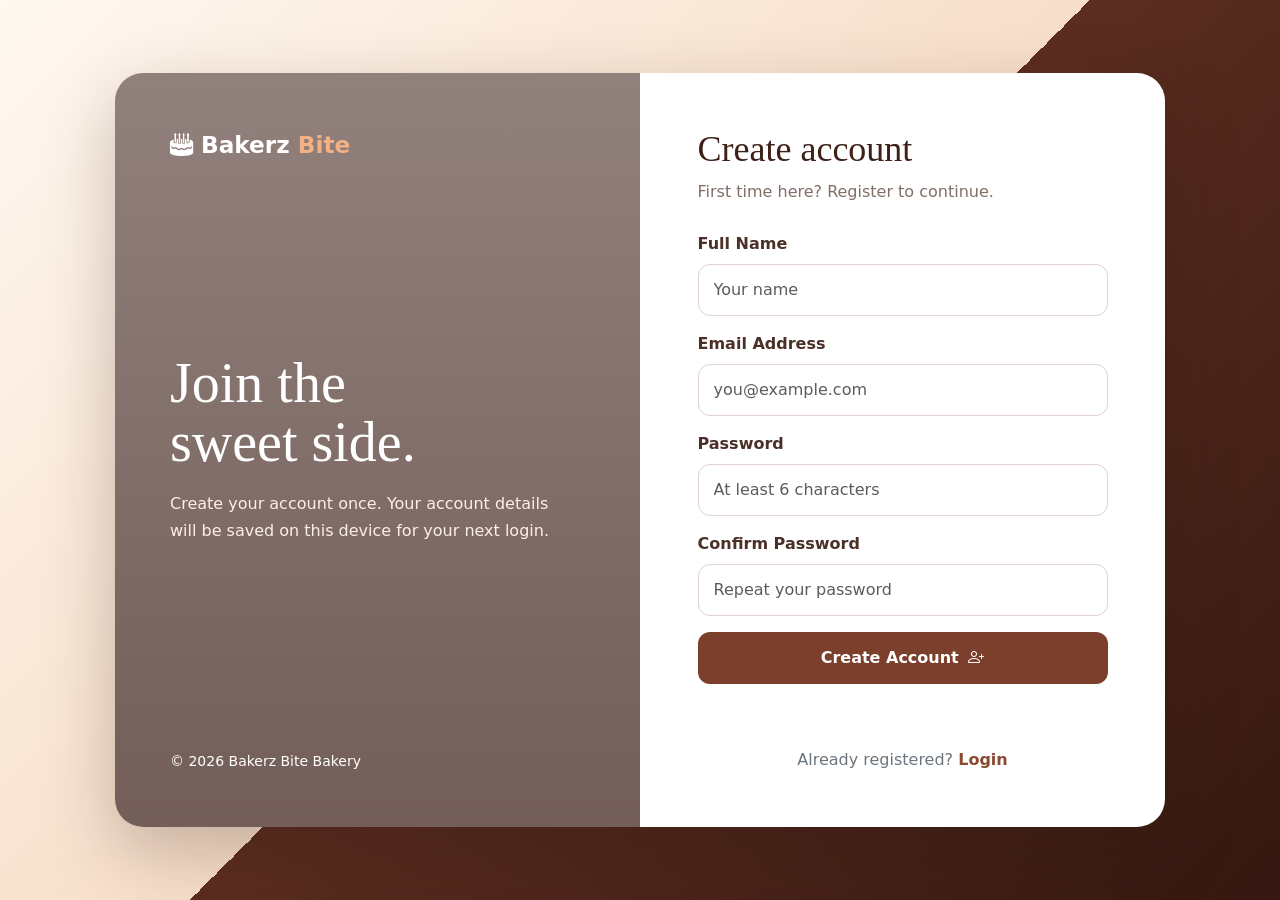
<file: index.html>
<!DOCTYPE html>
<html lang="en">
<head>
  <meta charset="UTF-8">
  <meta name="viewport" content="width=device-width, initial-scale=1.0">
  <meta name="description" content="Bakerz Bite - Fresh cakes, pastries, cookies, pies and merchandise.">
  <title>Bakerz Bite | Where Smiles Are Served Daily</title>
  <link rel="preconnect" href="https://fonts.googleapis.com">
  <link rel="preconnect" href="https://fonts.gstatic.com" crossorigin>
  <link href="https://fonts.googleapis.com/css2?family=DM+Sans:wght@400;500;600;700&family=Playfair+Display:wght@600;700;800&display=swap" rel="stylesheet">
  <link href="https://cdn.jsdelivr.net/npm/bootstrap@5.3.8/dist/css/bootstrap.min.css" rel="stylesheet">
  <link href="https://cdn.jsdelivr.net/npm/bootstrap-icons@1.11.3/font/bootstrap-icons.css" rel="stylesheet">
  <link rel="stylesheet" href="assets/style.css">
  <script src="assets/auth.js"></script>
  <script>protectMainSite();</script>
</head>
<body>
  <div id="preloader"><div class="loader"><span></span><span></span><span></span></div><p>Warming the oven...</p></div>

  <nav class="navbar navbar-expand-lg fixed-top" id="mainNav">
    <div class="container">
      <a class="navbar-brand d-flex align-items-center gap-2" href="#home">
        <span class="brand-mark"><i class="bi bi-cup-hot-fill"></i></span>
        <span><b>Bakerz</b> Bite</span>
      </a>
      <div class="visitor-pill ms-auto me-2 d-none d-lg-flex"><i class="bi bi-people-fill"></i> Visitors: <span id="visitorCount">0</span></div>
      <button class="navbar-toggler" type="button" data-bs-toggle="collapse" data-bs-target="#navMenu"><span class="navbar-toggler-icon"></span></button>
      <div class="collapse navbar-collapse" id="navMenu">
        <ul class="navbar-nav ms-auto align-items-lg-center gap-lg-1">
          <li class="nav-item"><a class="nav-link active" href="#home">Home</a></li>
          <li class="nav-item"><a class="nav-link" href="#products">Menu</a></li>
          <li class="nav-item"><a class="nav-link" href="#offers">Offers</a></li>
          <li class="nav-item"><a class="nav-link" href="#gallery">Gallery</a></li>
          <li class="nav-item"><a class="nav-link" href="#about">About</a></li>
          <li class="nav-item"><a class="nav-link" href="#faq">FAQ</a></li>
          <li class="nav-item"><a class="nav-link" href="#contact">Contact</a></li>
          <li class="nav-item"><a class="nav-link" href="#" id="logoutLink"><i class="bi bi-box-arrow-right me-1"></i>Logout</a></li>
          <li class="nav-item ms-lg-2"><a class="btn btn-brand" href="#feedback">Rate Us <i class="bi bi-star-fill"></i></a></li>
        </ul>
      </div>
    </div>
  </nav>

  <main>
    <section id="home" class="hero-section">
      <div class="hero-shape shape-one"></div><div class="hero-shape shape-two"></div>
      <div class="container position-relative">
        <div class="row align-items-center g-5">
          <div class="col-lg-6 hero-copy">
            <span class="eyebrow"><i class="bi bi-stars"></i> Fresh from our oven</span>
            <h1>Sweet moments,<br><em>freshly baked.</em></h1>
            <p class="lead">Handcrafted cakes, flaky pastries, buttery cookies and comforting pies made with real ingredients and a whole lot of love.</p>
            <div class="d-flex flex-wrap gap-3">
              <a href="#products" class="btn btn-brand btn-lg">Explore Menu <i class="bi bi-arrow-right"></i></a>
              <a href="#offers" class="btn btn-outline-brand btn-lg">Today's Offers</a>
            </div>
            <div class="hero-stats row g-3 mt-4">
              <div class="col-4"><strong>300+</strong><span>Fresh bakes</span></div>
              <div class="col-4"><strong>100%</strong><span>Real butter</span></div>
              <div class="col-4"><strong>4.9/5</strong><span>Happy guests</span></div>
            </div>
          </div>
          <div class="col-lg-6">
            <div class="hero-collage">
              <img class="hero-main-img" src="https://images.unsplash.com/photo-1578985545062-69928b1d9587?auto=format&fit=crop&w=1000&q=85" alt="Chocolate cake">
              <div class="floating-card floating-top"><i class="bi bi-heart-fill"></i><div><b>Baked with love</b><small>Every single morning</small></div></div>
              <div class="floating-card floating-bottom"><span class="mini-rating">★★★★★</span><b>4.9</b><small>Customer rating</small></div>
              <div class="blob-label">Bakerz<br><span>Bite</span></div>
            </div>
          </div>
        </div>
      </div>
    </section>

    <section class="category-strip py-4">
      <div class="container"><div class="row g-2 justify-content-center">
        <div class="col-6 col-md-3 col-lg-2"><a href="#products" data-filter-link="Cakes" class="category-card"><span>🍰</span><b>Cakes</b><small>Celebration ready</small></a></div>
        <div class="col-6 col-md-3 col-lg-2"><a href="#products" data-filter-link="Pastries" class="category-card"><span>🥐</span><b>Pastries</b><small>Flaky & golden</small></a></div>
        <div class="col-6 col-md-3 col-lg-2"><a href="#products" data-filter-link="Cookies" class="category-card"><span>🍪</span><b>Cookies</b><small>Buttery bites</small></a></div>
        <div class="col-6 col-md-3 col-lg-2"><a href="#products" data-filter-link="Pies" class="category-card"><span>🥧</span><b>Pies</b><small>Classic comfort</small></a></div>
        <div class="col-6 col-md-3 col-lg-2"><a href="#products" data-filter-link="Merchandise" class="category-card"><span>☕</span><b>Merch</b><small>Take us home</small></a></div>
      </div></div>
    </section>

    <section id="products" class="section-padding">
      <div class="container">
        <div class="section-heading text-center">
          <span class="eyebrow">Our signature selection</span>
          <h2>Made fresh. <em>Made to smile.</em></h2>
          <p>Browse our best-loved treats and tap any card for ingredients, details and a closer look.</p>
        </div>
        <div class="filter-panel">
          <div class="input-group search-box"><span class="input-group-text"><i class="bi bi-search"></i></span><input id="searchInput" type="search" class="form-control" placeholder="Search cakes, cookies, coffee..."></div>
          <select id="categoryFilter" class="form-select"><option value="All">All categories</option><option>Cakes</option><option>Pastries</option><option>Cookies</option><option>Pies</option><option>Merchandise</option></select>
          <select id="priceFilter" class="form-select"><option value="All">Any price</option><option value="low">Under Rs. 800</option><option value="mid">Rs. 800 - 1500</option><option value="high">Above Rs. 1500</option></select>
          <button id="clearFilters" class="btn btn-light"><i class="bi bi-arrow-counterclockwise"></i> Reset</button>
        </div>
        <div id="productGrid" class="row g-4 mt-2"></div>
        <div id="noResults" class="empty-state d-none"><i class="bi bi-emoji-frown"></i><h4>No treats found</h4><p>Try another search or reset your filters.</p></div>
      </div>
    </section>

    <section id="offers" class="offers-section section-padding">
      <div class="container">
        <div class="row align-items-center g-4">
          <div class="col-lg-5"><span class="eyebrow">Limited-time goodness</span><h2>Sweet deals for <em>sweet people.</em></h2><p>Fresh offers are updated regularly. Pick your favorite and show the code at checkout.</p><a href="#contact" class="btn btn-dark">Ask about an offer <i class="bi bi-arrow-right"></i></a></div>
          <div class="col-lg-7"><div class="row g-3" id="offerGrid"></div></div>
        </div>
      </div>
    </section>

    <section id="gallery" class="section-padding bg-cream">
      <div class="container">
        <div class="section-heading d-flex flex-wrap align-items-end justify-content-between gap-3"><div><span class="eyebrow">A peek inside</span><h2>Our <em>happy place.</em></h2></div><p class="mb-1">Tap an image to open the gallery.</p></div>
        <div class="gallery-grid" id="galleryGrid"></div>
      </div>
    </section>

    <section id="about" class="section-padding about-section">
      <div class="container"><div class="row align-items-center g-5">
        <div class="col-lg-6"><div class="about-image-wrap"><img src="https://images.unsplash.com/photo-1555507036-ab1f4038808a?auto=format&fit=crop&w=1000&q=85" alt="Baker preparing pastries"><div class="experience-badge"><b>Since</b><strong>2018</strong><small>Baking smiles</small></div></div></div>
        <div class="col-lg-6"><span class="eyebrow">Our story</span><h2>Good ingredients.<br><em>Good people.</em></h2><p>At Bakerz Bite, we believe a bakery should feel like a warm hug. We use real butter, fresh cream and carefully selected ingredients, then bake in small batches so every bite tastes like it just came from the oven.</p><p>From birthday cakes to your everyday coffee break, our goal is simple: make ordinary moments feel special.</p><div class="about-points"><div><i class="bi bi-check-circle-fill"></i><span>Freshly baked in-store every day</span></div><div><i class="bi bi-check-circle-fill"></i><span>No shortcuts on quality</span></div><div><i class="bi bi-check-circle-fill"></i><span>Friendly service, every visit</span></div></div></div>
      </div></div>
    </section>

    <section id="faq" class="section-padding bg-cream"><div class="container"><div class="section-heading text-center"><span class="eyebrow">Need to know</span><h2>Frequently asked <em>questions.</em></h2></div><div class="accordion faq-wrap" id="faqAccordion">
      <div class="accordion-item"><h2 class="accordion-header"><button class="accordion-button" data-bs-toggle="collapse" data-bs-target="#faq1">Do you take custom cake orders?</button></h2><div id="faq1" class="accordion-collapse collapse show" data-bs-parent="#faqAccordion"><div class="accordion-body">Yes. Share your theme, serving size and preferred date through our contact section. We recommend placing custom orders at least 48 hours ahead.</div></div></div>
      <div class="accordion-item"><h2 class="accordion-header"><button class="accordion-button collapsed" data-bs-toggle="collapse" data-bs-target="#faq2">Are ingredients listed for each product?</button></h2><div id="faq2" class="accordion-collapse collapse" data-bs-parent="#faqAccordion"><div class="accordion-body">Yes. Open any product card to see its ingredient list and key product details.</div></div></div>
      <div class="accordion-item"><h2 class="accordion-header"><button class="accordion-button collapsed" data-bs-toggle="collapse" data-bs-target="#faq3">Can I buy Bakerz Bite merchandise?</button></h2><div id="faq3" class="accordion-collapse collapse" data-bs-parent="#faqAccordion"><div class="accordion-body">Absolutely. Our branded mugs, bags, glasses and trays are listed under the Merchandise category.</div></div></div>
      <div class="accordion-item"><h2 class="accordion-header"><button class="accordion-button collapsed" data-bs-toggle="collapse" data-bs-target="#faq4">Where are you located?</button></h2><div id="faq4" class="accordion-collapse collapse" data-bs-parent="#faqAccordion"><div class="accordion-body">Our demo project uses a Karachi address for the contact experience. Replace it with your actual store details before submission or deployment.</div></div></div>
    </div></div></section>

    <section id="feedback" class="section-padding feedback-section"><div class="container"><div class="row g-5 align-items-center"><div class="col-lg-5"><span class="eyebrow">Tell us honestly</span><h2>How was your <em>sweet experience?</em></h2><p>Your rating and feedback are stored locally in this demo so the project works without a backend.</p><div id="savedFeedback" class="saved-feedback d-none"></div></div><div class="col-lg-7"><form id="feedbackForm" class="feedback-card"><div class="star-picker" aria-label="Rating"><button type="button" data-rating="1">★</button><button type="button" data-rating="2">★</button><button type="button" data-rating="3">★</button><button type="button" data-rating="4">★</button><button type="button" data-rating="5">★</button></div><input type="hidden" id="ratingValue" value="5"><div class="row g-3"><div class="col-md-6"><label class="form-label">Your name</label><input id="feedbackName" class="form-control" required placeholder="e.g. Ali"></div><div class="col-md-6"><label class="form-label">Email</label><input id="feedbackEmail" type="email" class="form-control" placeholder="you@example.com"></div><div class="col-12"><label class="form-label">Your feedback</label><textarea id="feedbackText" class="form-control" rows="4" required placeholder="Tell us about your visit..."></textarea></div><div class="col-12"><button class="btn btn-brand" type="submit">Submit feedback <i class="bi bi-send"></i></button></div></div></form></div></div></div></section>

    <section id="contact" class="contact-section section-padding"><div class="container"><div class="row g-4"><div class="col-lg-5"><span class="eyebrow">Come say hello</span><h2>Let's make your day <em>delicious.</em></h2><p>For custom orders, catering, feedback or general questions, contact the Bakerz Bite team.</p><div class="contact-list"><a href="mailto:hello@bakerzbite.example"><i class="bi bi-envelope-fill"></i><span><small>Email</small>hello@bakerzbite.example</span></a><a href="tel:+923001234567"><i class="bi bi-telephone-fill"></i><span><small>Phone</small>+92 300 1234567</span></a><div><i class="bi bi-geo-alt-fill"></i><span><small>Address</small>123 Bakery Lane, Karachi, Pakistan</span></div><div><i class="bi bi-clock-fill"></i><span><small>Hours</small>Mon-Sun · 8:00 AM - 11:00 PM</span></div></div></div><div class="col-lg-7"><div class="contact-card"><div class="map-placeholder"><i class="bi bi-geo-alt-fill"></i><b>Bakerz Bite</b><span>Karachi, Pakistan</span></div><div class="sitemap"><b>Site map</b><div><a href="#home">Home</a><a href="#products">Menu</a><a href="#offers">Offers</a><a href="#gallery">Gallery</a><a href="#about">About Us</a><a href="#faq">FAQ</a><a href="#contact">Contact Us</a></div></div></div></div></div></div></section>
  </main>

  <footer class="footer"><div class="container d-flex flex-wrap justify-content-between align-items-center gap-3"><div>© <span id="year"></span> Bakerz Bite. <span>Where smiles are served daily.</span></div><div class="socials"><a href="#"><i class="bi bi-facebook"></i></a><a href="#"><i class="bi bi-instagram"></i></a><a href="#"><i class="bi bi-whatsapp"></i></a></div></div></footer>

  <div class="ticker"><div class="ticker-track"><span><i class="bi bi-clock"></i> <span id="dateTime">Loading time...</span></span><span><i class="bi bi-geo-alt"></i> <span id="locationText">Location: requesting permission...</span></span><span>✦ Fresh bakes daily ✦</span><span>✦ Real butter & cream ✦</span><span>✦ Bakerz Bite — Where smiles are served daily ✦</span></div></div>

  <div class="modal fade" id="productModal" tabindex="-1"><div class="modal-dialog modal-lg modal-dialog-centered"><div class="modal-content product-modal"><button class="btn-close" data-bs-dismiss="modal"></button><div class="row g-0"><div class="col-md-6"><img id="modalImage" src="" alt="" class="modal-product-image"></div><div class="col-md-6 p-4 p-lg-5"><span id="modalCategory" class="eyebrow"></span><h3 id="modalTitle"></h3><p id="modalDescription"></p><div class="modal-price" id="modalPrice"></div><hr><h6>Ingredients</h6><p id="modalIngredients" class="ingredients"></p><div class="spec-grid"><div><small>Freshness</small><b id="modalFreshness"></b></div><div><small>Serving</small><b id="modalServing"></b></div></div></div></div></div></div></div>

  <div class="modal fade" id="galleryModal" tabindex="-1"><div class="modal-dialog modal-xl modal-dialog-centered"><div class="modal-content gallery-modal"><button class="btn-close btn-close-white" data-bs-dismiss="modal"></button><img id="galleryModalImage" src="" alt="Gallery image"></div></div></div>

  <button id="backToTop" class="back-top"><i class="bi bi-arrow-up"></i></button>
  <script src="https://cdn.jsdelivr.net/npm/bootstrap@5.3.8/dist/js/bootstrap.bundle.min.js"></script>
  <script src="assets/app.js"></script>
<script>
document.addEventListener('DOMContentLoaded',()=>{
  const account=getSavedAccount();
  const logout=document.getElementById('logoutLink');
  if(account && logout){
    logout.title='Logged in as '+account.email;
    logout.onclick=e=>{e.preventDefault();endSession();location.replace('login.html');};
  }
});
</script>
</body>
</html>
</file>
<file: assets/style.css>
:root{--brown:#3c2116;--brown2:#6f3d26;--cream:#fff8ed;--peach:#f6d6bd;--orange:#d97b4c;--gold:#e9ad62;--ink:#2b211d;--muted:#7d6c63;--white:#fff;--shadow:0 18px 50px rgba(60,33,22,.12);--radius:22px}*{box-sizing:border-box}html{scroll-behavior:smooth}body{margin:0;color:var(--ink);font-family:'DM Sans',sans-serif;background:#fff}h1,h2,h3,h4,h5{font-family:'Playfair Display',serif;color:var(--brown);font-weight:800}.section-padding{padding:100px 0}.bg-cream{background:var(--cream)}.eyebrow{text-transform:uppercase;letter-spacing:.16em;font-size:.75rem;font-weight:800;color:var(--orange);display:inline-flex;gap:7px;align-items:center}.eyebrow i{font-size:1rem}.section-heading{max-width:760px;margin:0 auto 45px}.section-heading h2,.about-section h2,.offers-section h2,.feedback-section h2,.contact-section h2{font-size:clamp(2.2rem,5vw,4rem);line-height:1.02;margin:12px 0 16px}.section-heading h2 em,.about-section h2 em,.offers-section h2 em,.feedback-section h2 em,.contact-section h2 em{font-style:normal;color:var(--orange)}.section-heading p{color:var(--muted)}#preloader{position:fixed;inset:0;background:var(--cream);z-index:2000;display:grid;place-items:center;align-content:center;gap:10px;transition:.5s}.loader{display:flex;gap:7px}.loader span{width:10px;height:10px;border-radius:50%;background:var(--orange);animation:bounce .7s infinite alternate}.loader span:nth-child(2){animation-delay:.15s}.loader span:nth-child(3){animation-delay:.3s}@keyframes bounce{to{transform:translateY(-12px)}}.navbar{background:rgba(255,255,255,.9);backdrop-filter:blur(15px);transition:.3s;border-bottom:1px solid rgba(60,33,22,.06)}.navbar.scrolled{box-shadow:0 8px 30px rgba(60,33,22,.08)}.navbar-brand{font-family:'Playfair Display',serif;font-size:1.35rem;color:var(--brown)}.navbar-brand b{color:var(--orange)}.brand-mark{width:40px;height:40px;border-radius:13px;display:grid;place-items:center;background:var(--brown);color:#fff}.nav-link{font-weight:700;color:#66534a!important;padding:.7rem .8rem!important;border-radius:10px}.nav-link:hover,.nav-link.active{background:var(--peach);color:var(--brown)!important}.visitor-pill{font-size:.8rem;font-weight:700;padding:8px 12px;border-radius:30px;background:var(--cream);color:var(--brown)}.btn-brand{background:var(--brown);color:#fff;border:2px solid var(--brown);border-radius:12px;padding:.7rem 1.1rem;font-weight:800;transition:.25s}.btn-brand:hover{background:var(--orange);border-color:var(--orange);color:#fff;transform:translateY(-2px)}.btn-outline-brand{border:2px solid var(--brown);color:var(--brown);border-radius:12px;font-weight:800}.btn-outline-brand:hover{background:var(--brown);color:#fff}.hero-section{padding:145px 0 90px;background:linear-gradient(135deg,#fff9f1,#fbe5d2);position:relative;overflow:hidden}.hero-copy{position:relative;z-index:2}.hero-copy h1{font-size:clamp(3rem,6vw,5.7rem);line-height:.94;margin:15px 0 25px}.hero-copy h1 em{font-style:normal;color:var(--orange)}.hero-copy .lead{max-width:600px;color:#725f56;font-size:1.08rem;line-height:1.8}.hero-stats strong,.hero-stats span{display:block}.hero-stats strong{font-size:1.35rem;color:var(--brown)}.hero-stats span{font-size:.75rem;color:var(--muted);margin-top:3px}.hero-collage{position:relative;min-height:540px}.hero-main-img{width:78%;height:540px;object-fit:cover;border-radius:45% 45% 25px 25px;box-shadow:var(--shadow);margin-left:13%;transform:rotate(2deg)}.floating-card{position:absolute;background:#fff;padding:15px 18px;border-radius:18px;box-shadow:var(--shadow);display:flex;gap:10px;align-items:center}.floating-card small,.floating-card b{display:block}.floating-card small{color:var(--muted);font-size:.7rem}.floating-top{top:65px;left:0}.floating-top i{font-size:1.3rem;color:#d85d54}.floating-bottom{bottom:55px;right:0;display:block}.mini-rating{color:#e6a54f;letter-spacing:2px;font-size:.8rem}.blob-label{position:absolute;right:12%;top:42%;background:var(--brown);color:#fff;width:105px;height:105px;border-radius:50%;display:grid;place-items:center;text-align:center;font-family:'Playfair Display';font-size:1.1rem;line-height:.9;transform:rotate(-8deg);box-shadow:var(--shadow)}.blob-label span{color:#f2b77d}.hero-shape{position:absolute;border-radius:50%;background:rgba(233,173,98,.15)}.shape-one{width:300px;height:300px;right:-120px;top:-100px}.shape-two{width:220px;height:220px;left:-110px;bottom:-80px}.category-strip{background:#fff;border-bottom:1px solid #f0e5dc}.category-card{height:100%;text-decoration:none;color:var(--brown);background:#fff;border:1px solid #eee0d6;border-radius:16px;padding:14px;display:flex;align-items:center;gap:12px;transition:.25s}.category-card:hover{transform:translateY(-4px);box-shadow:var(--shadow);border-color:var(--peach)}.category-card span{font-size:1.8rem}.category-card b{display:block}.category-card small{display:block;color:var(--muted);font-size:.7rem}.filter-panel{display:grid;grid-template-columns:2fr 1fr 1fr auto;gap:12px;background:var(--cream);padding:14px;border-radius:18px;margin-bottom:25px}.form-control,.form-select{border:1px solid #eadbd0;border-radius:12px;padding:.75rem 1rem}.input-group-text{background:#fff;border:1px solid #eadbd0;border-right:0;border-radius:12px 0 0 12px}.search-box .form-control{border-left:0;border-radius:0 12px 12px 0}.product-card{border:1px solid #eee1d8;border-radius:22px;overflow:hidden;height:100%;background:#fff;transition:.3s;cursor:pointer;box-shadow:0 5px 20px rgba(60,33,22,.04)}.product-card:hover{transform:translateY(-7px);box-shadow:var(--shadow)}.product-img-wrap{position:relative;height:250px;overflow:hidden}.product-img-wrap img{width:100%;height:100%;object-fit:cover;transition:.5s}.product-card:hover img{transform:scale(1.05)}.product-badge{position:absolute;top:14px;left:14px;background:#fff;padding:6px 10px;border-radius:20px;font-size:.68rem;font-weight:800;color:var(--brown)}.product-info{padding:20px}.product-info h5{margin:0 0 7px;font-size:1.35rem}.product-info p{color:var(--muted);font-size:.85rem;line-height:1.6;min-height:44px}.product-bottom{display:flex;justify-content:space-between;align-items:center}.price{font-weight:900;color:var(--brown);font-size:1.1rem}.view-btn{border:0;background:var(--cream);color:var(--brown);width:38px;height:38px;border-radius:12px}.offers-section{background:#f1ddca}.offer-card{background:#fff;border-radius:20px;padding:24px;height:100%;position:relative;overflow:hidden;box-shadow:0 8px 30px rgba(60,33,22,.07)}.offer-card .offer-icon{font-size:2rem}.offer-card h5{margin:12px 0 7px}.offer-code{display:inline-block;background:var(--brown);color:#fff;padding:5px 9px;border-radius:7px;font-size:.7rem;font-weight:800;letter-spacing:.08em}.gallery-grid{display:grid;grid-template-columns:1.2fr .8fr .8fr;grid-auto-rows:210px;gap:14px}.gallery-item{overflow:hidden;border-radius:20px;position:relative;cursor:pointer}.gallery-item:first-child{grid-row:span 2}.gallery-item img{width:100%;height:100%;object-fit:cover;transition:.5s}.gallery-item:hover img{transform:scale(1.06)}.gallery-item:after{content:'View';position:absolute;inset:auto 15px 15px auto;background:#fff;color:var(--brown);padding:7px 12px;border-radius:20px;font-size:.7rem;font-weight:800;opacity:0;transition:.3s}.gallery-item:hover:after{opacity:1}.about-image-wrap{position:relative;padding-right:35px}.about-image-wrap img{width:100%;height:560px;object-fit:cover;border-radius:35px}.experience-badge{position:absolute;bottom:30px;right:0;background:var(--brown);color:#fff;padding:20px;border-radius:18px;text-align:center;box-shadow:var(--shadow)}.experience-badge>*{display:block}.experience-badge strong{font:800 2.3rem 'Playfair Display';color:#f0b77e}.experience-badge small{color:#e6d4c8}.about-section p{color:var(--muted);line-height:1.85}.about-points{margin-top:25px;display:grid;gap:12px}.about-points div{display:flex;gap:10px;align-items:center;font-weight:700}.about-points i{color:var(--orange)}.faq-wrap{max-width:850px;margin:auto}.accordion-item{border:0;border-bottom:1px solid #e9dbd1;background:transparent}.accordion-button{background:transparent;color:var(--brown);font-weight:800;font-size:1.05rem;padding:22px 5px;box-shadow:none!important}.accordion-button:not(.collapsed){color:var(--orange);background:transparent}.accordion-body{padding:0 5px 22px;color:var(--muted);line-height:1.7}.feedback-section{background:var(--brown);color:#fff}.feedback-section h2{color:#fff}.feedback-section p{color:#ddcfc8;line-height:1.8}.feedback-card{background:#fff;padding:30px;border-radius:25px;box-shadow:var(--shadow)}.star-picker{display:flex;gap:4px;margin-bottom:20px}.star-picker button{border:0;background:transparent;color:#d8c8bd;font-size:2rem;padding:0 3px;cursor:pointer}.star-picker button.active{color:#e7a94f}.saved-feedback{margin-top:25px;border-left:3px solid var(--orange);padding:12px 15px;color:#fff}.contact-section{background:#fff}.contact-list{display:grid;gap:14px;margin-top:30px}.contact-list a,.contact-list>div{display:flex;align-items:center;gap:15px;text-decoration:none;color:var(--brown)}.contact-list i{width:45px;height:45px;border-radius:14px;background:var(--cream);display:grid;place-items:center;color:var(--orange)}.contact-list small{display:block;color:var(--muted);font-size:.7rem;text-transform:uppercase;letter-spacing:.1em}.contact-list span{font-weight:700}.contact-card{border:1px solid #eaded5;border-radius:25px;overflow:hidden}.map-placeholder{height:310px;background:radial-gradient(circle at 20% 20%,#f5d4b8,transparent 25%),linear-gradient(135deg,#f8eee2,#ead8c7);display:flex;flex-direction:column;align-items:center;justify-content:center;color:var(--brown);gap:5px}.map-placeholder i{font-size:3rem;color:var(--orange)}.sitemap{padding:25px}.sitemap>div{display:flex;flex-wrap:wrap;gap:14px;margin-top:12px}.sitemap a{color:var(--muted);text-decoration:none}.sitemap a:hover{color:var(--orange)}.footer{background:#2a1811;color:#d9c8be;padding:25px 0 75px;font-size:.85rem}.socials{display:flex;gap:8px}.socials a{width:35px;height:35px;border-radius:50%;display:grid;place-items:center;background:#41261b;color:#fff}.ticker{position:fixed;z-index:1040;bottom:0;left:0;width:100%;background:var(--orange);color:#fff;overflow:hidden;height:35px;display:flex;align-items:center}.ticker-track{display:flex;white-space:nowrap;gap:50px;animation:ticker 35s linear infinite;font-size:.75rem;font-weight:700}@keyframes ticker{from{transform:translateX(0)}to{transform:translateX(-50%)}}.product-modal{border:0;border-radius:25px;overflow:hidden}.product-modal .btn-close{position:absolute;right:15px;top:15px;z-index:2;background:#fff;border-radius:50%;padding:10px}.modal-product-image{height:100%;min-height:480px;width:100%;object-fit:cover}.product-modal h3{font-size:2.4rem}.modal-price{font-size:1.5rem;font-weight:900;color:var(--orange)}.ingredients{color:var(--muted);line-height:1.7}.spec-grid{display:grid;grid-template-columns:1fr 1fr;gap:10px}.spec-grid div{background:var(--cream);padding:12px;border-radius:12px}.spec-grid small,.spec-grid b{display:block}.spec-grid small{color:var(--muted)}.gallery-modal{background:transparent;border:0}.gallery-modal img{width:100%;max-height:85vh;object-fit:contain;border-radius:18px}.gallery-modal .btn-close{position:absolute;right:-5px;top:-35px;z-index:2}.back-top{position:fixed;right:20px;bottom:55px;border:0;background:var(--brown);color:#fff;width:45px;height:45px;border-radius:14px;display:none;z-index:1030}.back-top.show{display:block}.empty-state{text-align:center;padding:60px}.empty-state i{font-size:3rem;color:var(--orange)}@media(max-width:991px){.filter-panel{grid-template-columns:1fr 1fr}.hero-section{padding-top:120px}.hero-collage{min-height:460px}.hero-main-img{height:450px}.visitor-pill{display:none!important}}@media(max-width:767px){.section-padding{padding:75px 0}.hero-copy{text-align:center}.hero-copy .lead{margin:auto}.hero-copy .d-flex{justify-content:center}.hero-stats{text-align:left}.hero-collage{min-height:390px}.hero-main-img{height:380px}.floating-top{top:30px}.floating-bottom{bottom:20px}.blob-label{right:4%;top:42%}.filter-panel{grid-template-columns:1fr}.gallery-grid{grid-template-columns:1fr 1fr;grid-auto-rows:170px}.gallery-item:first-child{grid-row:span 1;grid-column:span 2}.about-image-wrap img{height:420px}.modal-product-image{min-height:300px;max-height:350px}.product-modal h3{font-size:2rem}}@media(max-width:480px){.gallery-grid{grid-template-columns:1fr}.gallery-item:first-child{grid-column:auto}.category-card{padding:10px}.hero-copy h1{font-size:3.2rem}}
</file>
<file: assets/login.css>
*{box-sizing:border-box}.login-page{min-height:100vh;background:linear-gradient(135deg,#fff8f1 0%,#f7dfca 50%,#5b2d20 50%,#351811 100%);font-family:Inter,system-ui,-apple-system,BlinkMacSystemFont,"Segoe UI",sans-serif;display:flex;align-items:center;justify-content:center;padding:30px}.login-shell{width:min(1050px,100%);min-height:620px;background:#fff;border-radius:28px;overflow:hidden;box-shadow:0 25px 70px rgba(48,25,17,.25);display:grid;grid-template-columns:1fr 1fr}.login-visual{position:relative;padding:55px;background:linear-gradient(rgba(55,25,17,.55),rgba(55,25,17,.7)),url("https://images.unsplash.com/photo-1551024601-bec78aea704b?auto=format&fit=crop&w=1200&q=85") center/cover;color:#fff;display:flex;flex-direction:column;justify-content:space-between}.brand{font-weight:800;font-size:1.45rem;text-decoration:none;color:#fff}.brand span{color:#f4b183}.visual-content h1{font-family:Georgia,serif;font-size:3.5rem;line-height:1.05;margin-bottom:18px}.visual-content p{max-width:390px;color:#fcefe7;line-height:1.7}.login-form-area{padding:55px 50px;display:flex;align-items:center}.form-wrap{width:100%;max-width:410px;margin:auto}.back{color:#7c4a38;text-decoration:none;font-weight:600;display:inline-block;margin-bottom:28px}.form-wrap h2{font-family:Georgia,serif;color:#3d2118;font-size:2.25rem;margin-bottom:8px}.subtitle{color:#806e67;margin-bottom:28px}.form-label{font-weight:700;color:#4b3027}.form-control{height:52px;border-radius:12px;border:1px solid #e1d3cb;padding:0 15px}.form-control:focus{border-color:#b56a45;box-shadow:0 0 0 .2rem rgba(181,106,69,.12)}.password-box{position:relative}.password-box .toggle-password{position:absolute;right:14px;top:50%;transform:translateY(-50%);border:0;background:transparent;color:#8c6a5c}.login-btn{height:52px;border:0;border-radius:12px;background:#7b3f2c;color:#fff;font-weight:800;width:100%;transition:.2s}.login-btn:hover{background:#5d2e20;transform:translateY(-1px)}.demo-box{background:#fff8f3;border:1px dashed #d6b5a4;border-radius:12px;padding:12px 14px;font-size:.88rem;color:#65463a}.status{min-height:24px;font-size:.9rem}.success{color:#287044}.error{color:#a32f2f}.small-link{color:#8b4a32;text-decoration:none;font-weight:600}.remember{font-size:.9rem;color:#75635d}@media(max-width:800px){.login-shell{grid-template-columns:1fr}.login-visual{min-height:300px;padding:35px}.visual-content h1{font-size:2.7rem}.login-form-area{padding:40px 25px}}@media(max-width:450px){.login-page{padding:12px}.login-shell{border-radius:18px}.login-visual{min-height:250px}.visual-content h1{font-size:2.2rem}.login-form-area{padding:30px 20px}}
</file>
